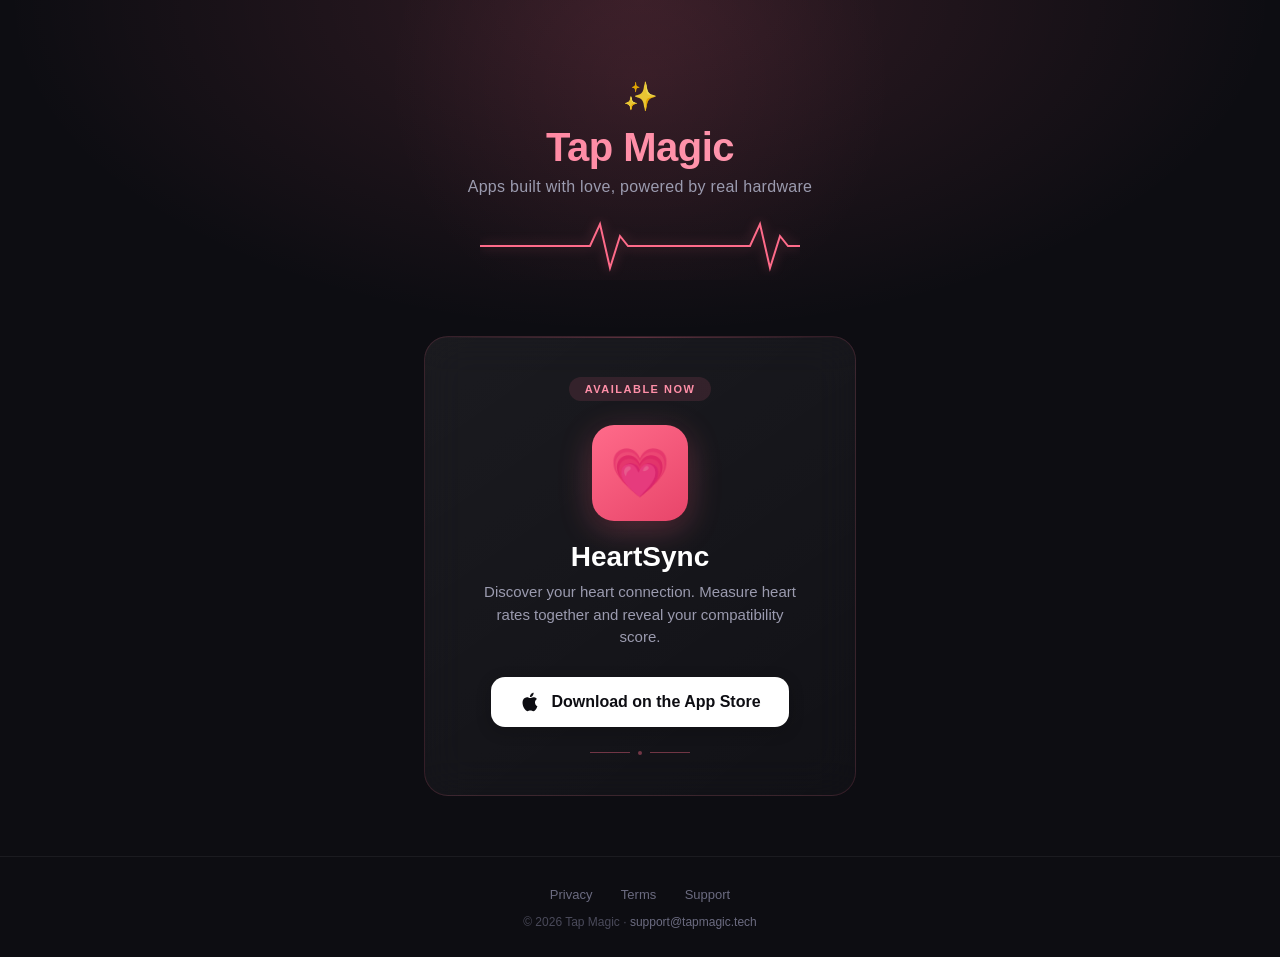
<file: index.html>
<!DOCTYPE html>
<html lang="en">
<head>
    <meta charset="UTF-8">
    <meta name="viewport" content="width=device-width, initial-scale=1.0">
    <title>Tap Magic — Creative Apps for iOS</title>
    <meta name="description" content="Tap Magic builds fun, beautifully crafted iOS apps. HeartSync — discover your heart connection.">
    <link rel="icon" type="image/svg+xml" href="data:image/svg+xml,<svg xmlns='http://www.w3.org/2000/svg' viewBox='0 0 100 100'><text y='.9em' font-size='90'>💗</text></svg>">
    <style>
        * { margin: 0; padding: 0; box-sizing: border-box; }
        body {
            font-family: -apple-system, BlinkMacSystemFont, 'Segoe UI', Roboto, sans-serif;
            background: #0D0D12;
            min-height: 100vh;
            color: #F0F0F5;
            overflow-x: hidden;
        }

        /* Hero Section */
        .hero {
            position: relative;
            padding: 80px 24px 60px;
            text-align: center;
            background: radial-gradient(ellipse at 50% 0%, rgba(255,107,138,0.15) 0%, transparent 70%);
        }
        .hero-glow {
            position: absolute;
            top: -120px; left: 50%; transform: translateX(-50%);
            width: 600px; height: 400px;
            background: radial-gradient(circle, rgba(255,107,138,0.08) 0%, transparent 70%);
            pointer-events: none;
        }
        .brand { position: relative; z-index: 1; }
        .brand-icon { font-size: 28px; margin-bottom: 12px; opacity: 0.9; }
        .brand h1 {
            font-size: 40px; font-weight: 800; letter-spacing: -0.5px;
            background: linear-gradient(135deg, #FF6B8A 0%, #FF8FA8 50%, #FFB5C5 100%);
            -webkit-background-clip: text; -webkit-text-fill-color: transparent;
            margin-bottom: 8px;
        }
        .brand .tagline {
            font-size: 16px; color: #9B9BAF; font-weight: 400;
            letter-spacing: 0.3px;
        }

        /* ECG Line Divider */
        .ecg-divider {
            position: relative; height: 60px; margin: 20px 0 0;
            display: flex; align-items: center; justify-content: center;
            overflow: hidden;
        }
        .ecg-line {
            width: 320px; height: 60px;
        }
        .ecg-path {
            stroke: #FF6B8A; stroke-width: 2; fill: none;
            stroke-dasharray: 800; stroke-dashoffset: 800;
            animation: drawECG 2.5s ease-out forwards;
            filter: drop-shadow(0 0 6px rgba(255,107,138,0.4));
        }
        @keyframes drawECG {
            to { stroke-dashoffset: 0; }
        }

        /* Featured App */
        .featured {
            max-width: 480px; margin: 0 auto;
            padding: 0 24px 60px;
            text-align: center;
        }
        .featured-card {
            background: linear-gradient(145deg, rgba(255,255,255,0.06) 0%, rgba(255,255,255,0.02) 100%);
            border: 1px solid rgba(255,107,138,0.15);
            border-radius: 24px;
            padding: 40px 32px;
            backdrop-filter: blur(20px);
            position: relative;
            overflow: hidden;
        }
        .featured-card::before {
            content: '';
            position: absolute; top: 0; left: 0; right: 0;
            height: 1px;
            background: linear-gradient(90deg, transparent, rgba(255,107,138,0.3), transparent);
        }
        .featured-badge {
            display: inline-block;
            background: rgba(255,107,138,0.12);
            color: #FF8FA8;
            font-size: 11px; font-weight: 600;
            text-transform: uppercase; letter-spacing: 1.5px;
            padding: 6px 16px; border-radius: 20px;
            margin-bottom: 24px;
        }
        .app-icon-large {
            width: 96px; height: 96px;
            background: linear-gradient(145deg, #FF6B8A, #E8456A);
            border-radius: 22px;
            display: flex; align-items: center; justify-content: center;
            font-size: 48px;
            margin: 0 auto 20px;
            box-shadow: 0 8px 32px rgba(255,107,138,0.3), 0 2px 8px rgba(0,0,0,0.3);
        }
        .featured h2 {
            font-size: 28px; font-weight: 700;
            color: #FFFFFF; margin-bottom: 8px;
        }
        .featured .app-tagline {
            font-size: 15px; color: #9B9BAF; line-height: 1.5;
            margin-bottom: 28px; max-width: 320px; margin-left: auto; margin-right: auto;
        }

        /* App Store Button */
        .app-store-btn {
            display: inline-flex; align-items: center; gap: 10px;
            background: #FFFFFF;
            color: #0D0D12;
            padding: 14px 28px;
            border-radius: 14px;
            text-decoration: none;
            font-size: 16px; font-weight: 600;
            transition: all 0.2s ease;
            box-shadow: 0 4px 16px rgba(0,0,0,0.2);
        }
        .app-store-btn:hover {
            transform: translateY(-2px);
            box-shadow: 0 6px 24px rgba(0,0,0,0.3);
        }
        .app-store-btn svg { width: 22px; height: 22px; }

        /* ECG Accent Line (subtle) */
        .ecg-accent {
            display: flex; align-items: center; gap: 8px;
            justify-content: center;
            margin-top: 24px; opacity: 0.4;
        }
        .ecg-accent .dot {
            width: 4px; height: 4px; border-radius: 50%;
            background: #FF6B8A;
        }
        .ecg-accent .line {
            width: 40px; height: 1px; background: #FF6B8A;
        }

        /* Footer */
        .footer {
            border-top: 1px solid rgba(255,255,255,0.06);
            padding: 28px 24px;
            text-align: center;
        }
        .footer-links { margin-bottom: 12px; }
        .footer-links a {
            color: #6B6B80; text-decoration: none;
            font-size: 13px; margin: 0 12px;
            transition: color 0.2s;
        }
        .footer-links a:hover { color: #FF8FA8; }
        .footer .copyright {
            font-size: 12px; color: #4A4A5A;
        }
        .footer .copyright a { color: #6B6B80; text-decoration: none; }
    </style>
</head>
<body>

    <!-- Hero -->
    <section class="hero">
        <div class="hero-glow"></div>
        <div class="brand">
            <div class="brand-icon">✨</div>
            <h1>Tap Magic</h1>
            <p class="tagline">Apps built with love, powered by real hardware</p>
        </div>

        <!-- Animated ECG Line -->
        <div class="ecg-divider">
            <svg class="ecg-line" viewBox="0 0 320 60" preserveAspectRatio="none">
                <path class="ecg-path" d="M0,30 L80,30 L100,30 L110,30 L120,8 L130,52 L140,20 L148,30 L160,30 L240,30 L260,30 L270,30 L280,8 L290,52 L300,20 L308,30 L320,30" />
            </svg>
        </div>
    </section>

    <!-- Featured App: HeartSync -->
    <section class="featured">
        <div class="featured-card">
            <div class="featured-badge">Available Now</div>
            <div class="app-icon-large">💗</div>
            <h2>HeartSync</h2>
            <p class="app-tagline">Discover your heart connection. Measure heart rates together and reveal your compatibility score.</p>
            <a href="https://apps.apple.com/app/heartsync" class="app-store-btn">
                <svg viewBox="0 0 24 24" fill="currentColor">
                    <path d="M18.71 19.5c-.83 1.24-1.71 2.45-3.05 2.47-1.34.03-1.77-.79-3.29-.79-1.53 0-2 .77-3.27.82-1.31.05-2.3-1.32-3.14-2.53C4.25 17 2.94 12.45 4.7 9.39c.87-1.52 2.43-2.48 4.12-2.51 1.28-.02 2.5.87 3.29.87.78 0 2.26-1.07 3.8-.91.65.03 2.47.26 3.64 1.98-.09.06-2.17 1.28-2.15 3.81.03 3.02 2.65 4.03 2.68 4.04-.03.07-.42 1.44-1.38 2.83M13 3.5c.73-.83 1.94-1.46 2.94-1.5.13 1.17-.34 2.35-1.04 3.19-.69.85-1.83 1.51-2.95 1.42-.15-1.15.41-2.35 1.05-3.11z"/>
                </svg>
                Download on the App Store
            </a>
            <div class="ecg-accent">
                <span class="line"></span>
                <span class="dot"></span>
                <span class="line"></span>
            </div>
        </div>
    </section>

    <!-- Footer -->
    <footer class="footer">
        <div class="footer-links">
            <a href="/privacy">Privacy</a>
            <a href="/terms">Terms</a>
            <a href="/support">Support</a>
        </div>
        <div class="copyright">
            <p>&copy; 2026 Tap Magic &middot; <a href="mailto:support@tapmagic.tech">support@tapmagic.tech</a></p>
        </div>
    </footer>

</body>
</html>
</file>
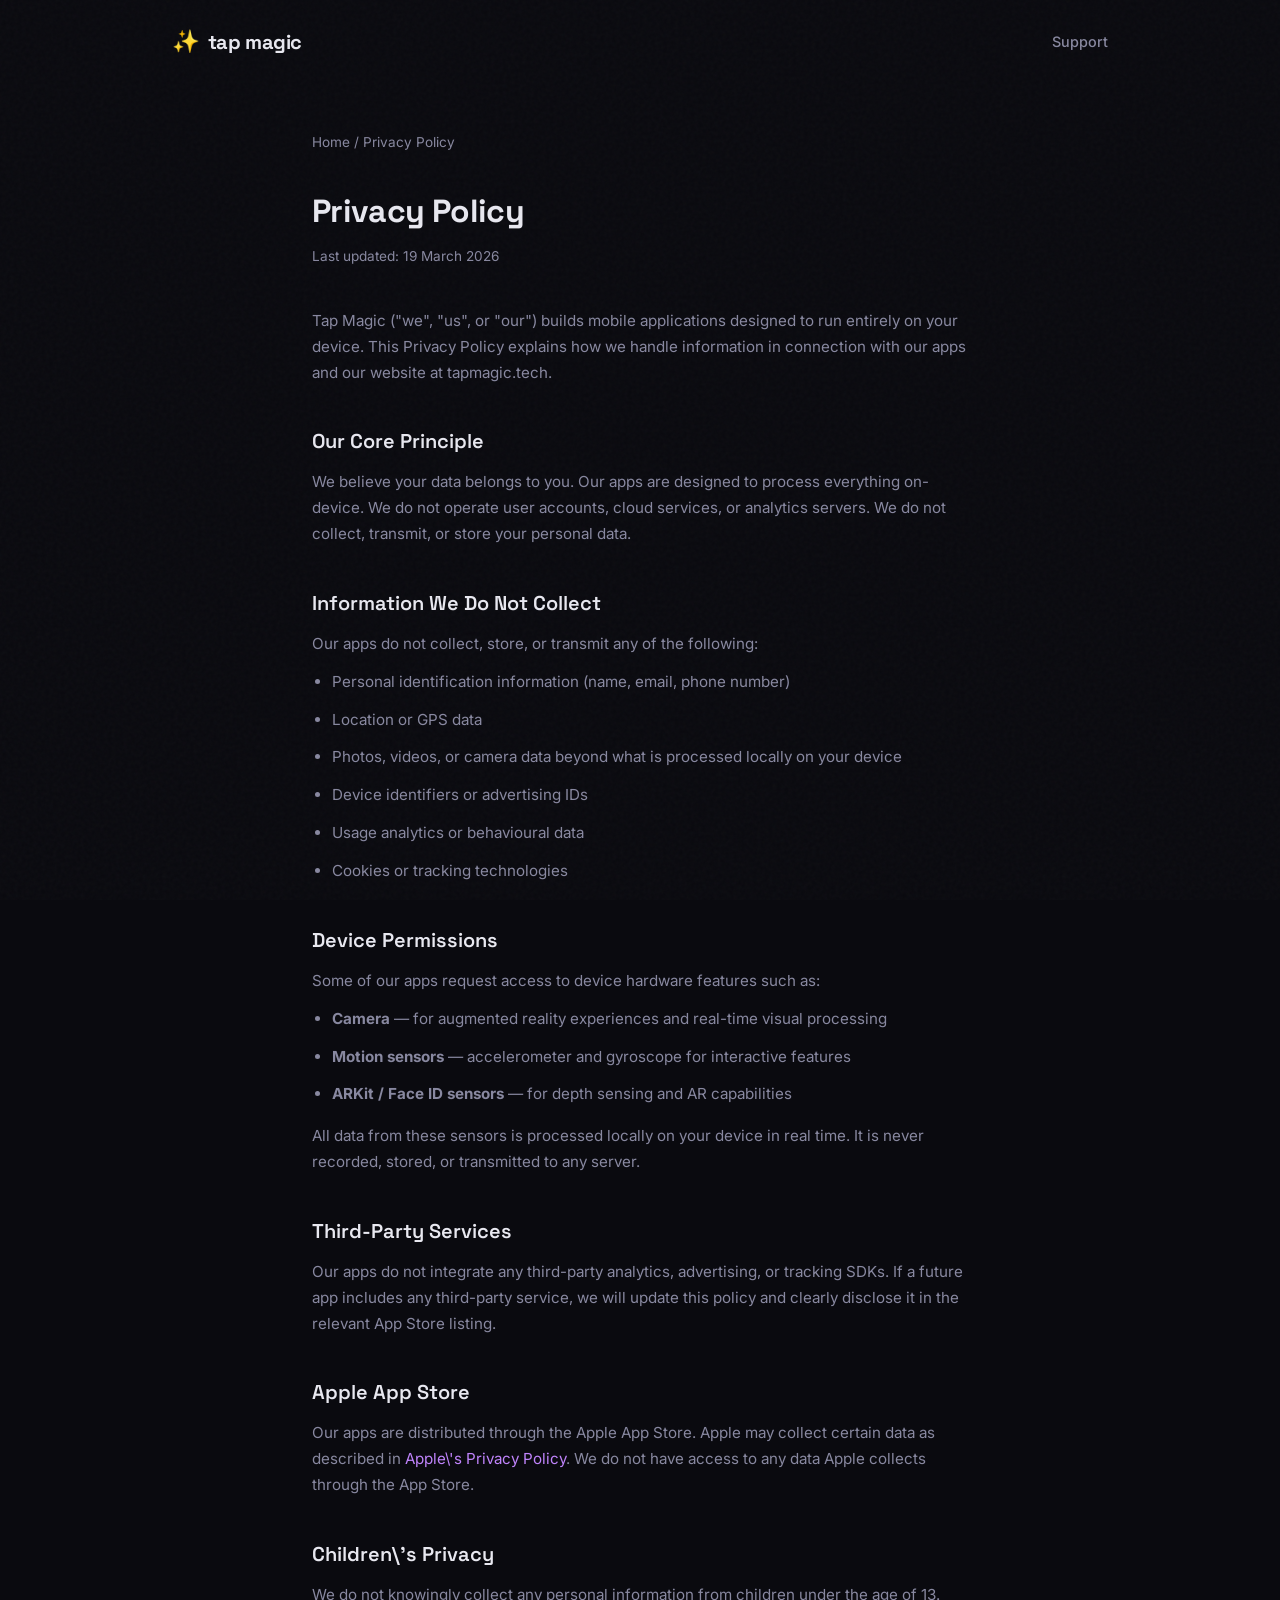
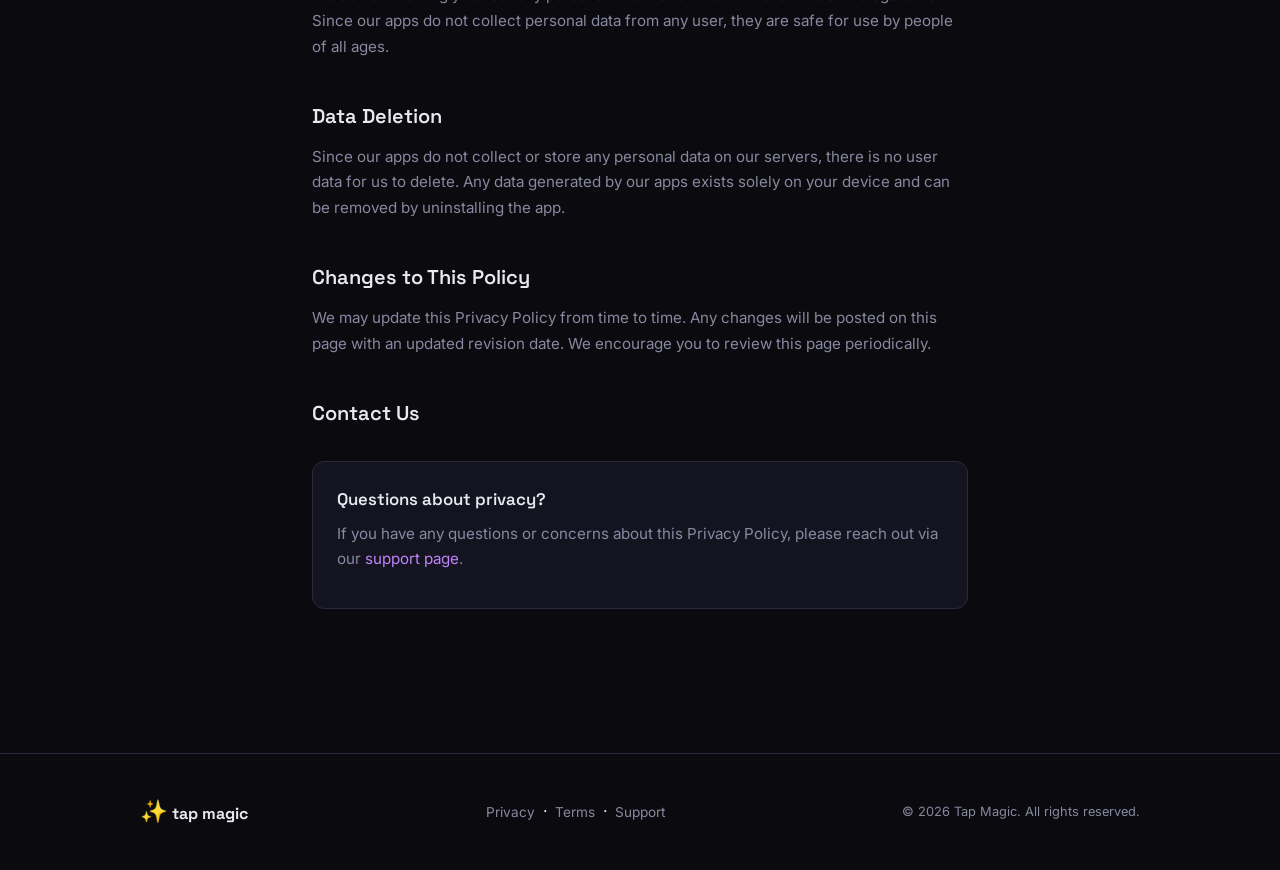
<file: privacy.html>
<!DOCTYPE html>
<html lang="en">
<head>
    <meta charset="UTF-8">
    <meta name="viewport" content="width=device-width, initial-scale=1.0">
    <title>Privacy Policy — Tap Magic</title>
    <meta name="description" content="Privacy Policy for Tap Magic apps. We respect your privacy and don't collect your data.">
    <link rel="icon" type="image/svg+xml" href="/assets/favicon.svg">
    <link rel="preconnect" href="https://fonts.googleapis.com">
    <link rel="preconnect" href="https://fonts.gstatic.com" crossorigin>
    <link href="https://fonts.googleapis.com/css2?family=Space+Grotesk:wght@400;600;700&family=Inter:wght@400;500&display=swap" rel="stylesheet">
    <link rel="stylesheet" href="/assets/style.css">
</head>
<body>
    <div class="grain"></div>

    <nav>
        <a href="/" class="logo">
            <span class="logo-icon">&#x2728;</span>
            <span class="logo-text">tap magic</span>
        </a>
        <a href="/support" class="nav-link">Support</a>
    </nav>

    <main class="legal-page">
        <div class="breadcrumb"><a href="/">Home</a> / Privacy Policy</div>

        <h1>Privacy Policy</h1>
        <p class="last-updated">Last updated: 19 March 2026</p>

        <p>Tap Magic ("we", "us", or "our") builds mobile applications designed to run entirely on your device. This Privacy Policy explains how we handle information in connection with our apps and our website at tapmagic.tech.</p>

        <h2>Our Core Principle</h2>
        <p>We believe your data belongs to you. Our apps are designed to process everything on-device. We do not operate user accounts, cloud services, or analytics servers. We do not collect, transmit, or store your personal data.</p>

        <h2>Information We Do Not Collect</h2>
        <p>Our apps do not collect, store, or transmit any of the following:</p>
        <ul>
            <li>Personal identification information (name, email, phone number)</li>
            <li>Location or GPS data</li>
            <li>Photos, videos, or camera data beyond what is processed locally on your device</li>
            <li>Device identifiers or advertising IDs</li>
            <li>Usage analytics or behavioural data</li>
            <li>Cookies or tracking technologies</li>
        </ul>

        <h2>Device Permissions</h2>
        <p>Some of our apps request access to device hardware features such as:</p>
        <ul>
            <li><strong>Camera</strong> — for augmented reality experiences and real-time visual processing</li>
            <li><strong>Motion sensors</strong> — accelerometer and gyroscope for interactive features</li>
            <li><strong>ARKit / Face ID sensors</strong> — for depth sensing and AR capabilities</li>
        </ul>
        <p>All data from these sensors is processed locally on your device in real time. It is never recorded, stored, or transmitted to any server.</p>

        <h2>Third-Party Services</h2>
        <p>Our apps do not integrate any third-party analytics, advertising, or tracking SDKs. If a future app includes any third-party service, we will update this policy and clearly disclose it in the relevant App Store listing.</p>

        <h2>Apple App Store</h2>
        <p>Our apps are distributed through the Apple App Store. Apple may collect certain data as described in <a href="https://www.apple.com/legal/privacy/" target="_blank" rel="noopener">Apple\'s Privacy Policy</a>. We do not have access to any data Apple collects through the App Store.</p>

        <h2>Children\'s Privacy</h2>
        <p>We do not knowingly collect any personal information from children under the age of 13. Since our apps do not collect personal data from any user, they are safe for use by people of all ages.</p>

        <h2>Data Deletion</h2>
        <p>Since our apps do not collect or store any personal data on our servers, there is no user data for us to delete. Any data generated by our apps exists solely on your device and can be removed by uninstalling the app.</p>

        <h2>Changes to This Policy</h2>
        <p>We may update this Privacy Policy from time to time. Any changes will be posted on this page with an updated revision date. We encourage you to review this page periodically.</p>

        <h2>Contact Us</h2>
        <div class="contact-box">
            <h3>Questions about privacy?</h3>
            <p>If you have any questions or concerns about this Privacy Policy, please reach out via our <a href="/support">support page</a>.</p>
        </div>
    </main>

    <footer>
        <div class="footer-inner">
            <div class="footer-brand">
                <span class="logo-icon">&#x2728;</span> tap magic
            </div>
            <div class="footer-links">
                <a href="/privacy">Privacy</a> &nbsp;&middot;&nbsp;
                <a href="/terms">Terms</a> &nbsp;&middot;&nbsp;
                <a href="/support">Support</a>
            </div>
            <div class="footer-legal">
                &copy; 2026 Tap Magic. All rights reserved.
            </div>
        </div>
    </footer>
</body>
</html>
</file>
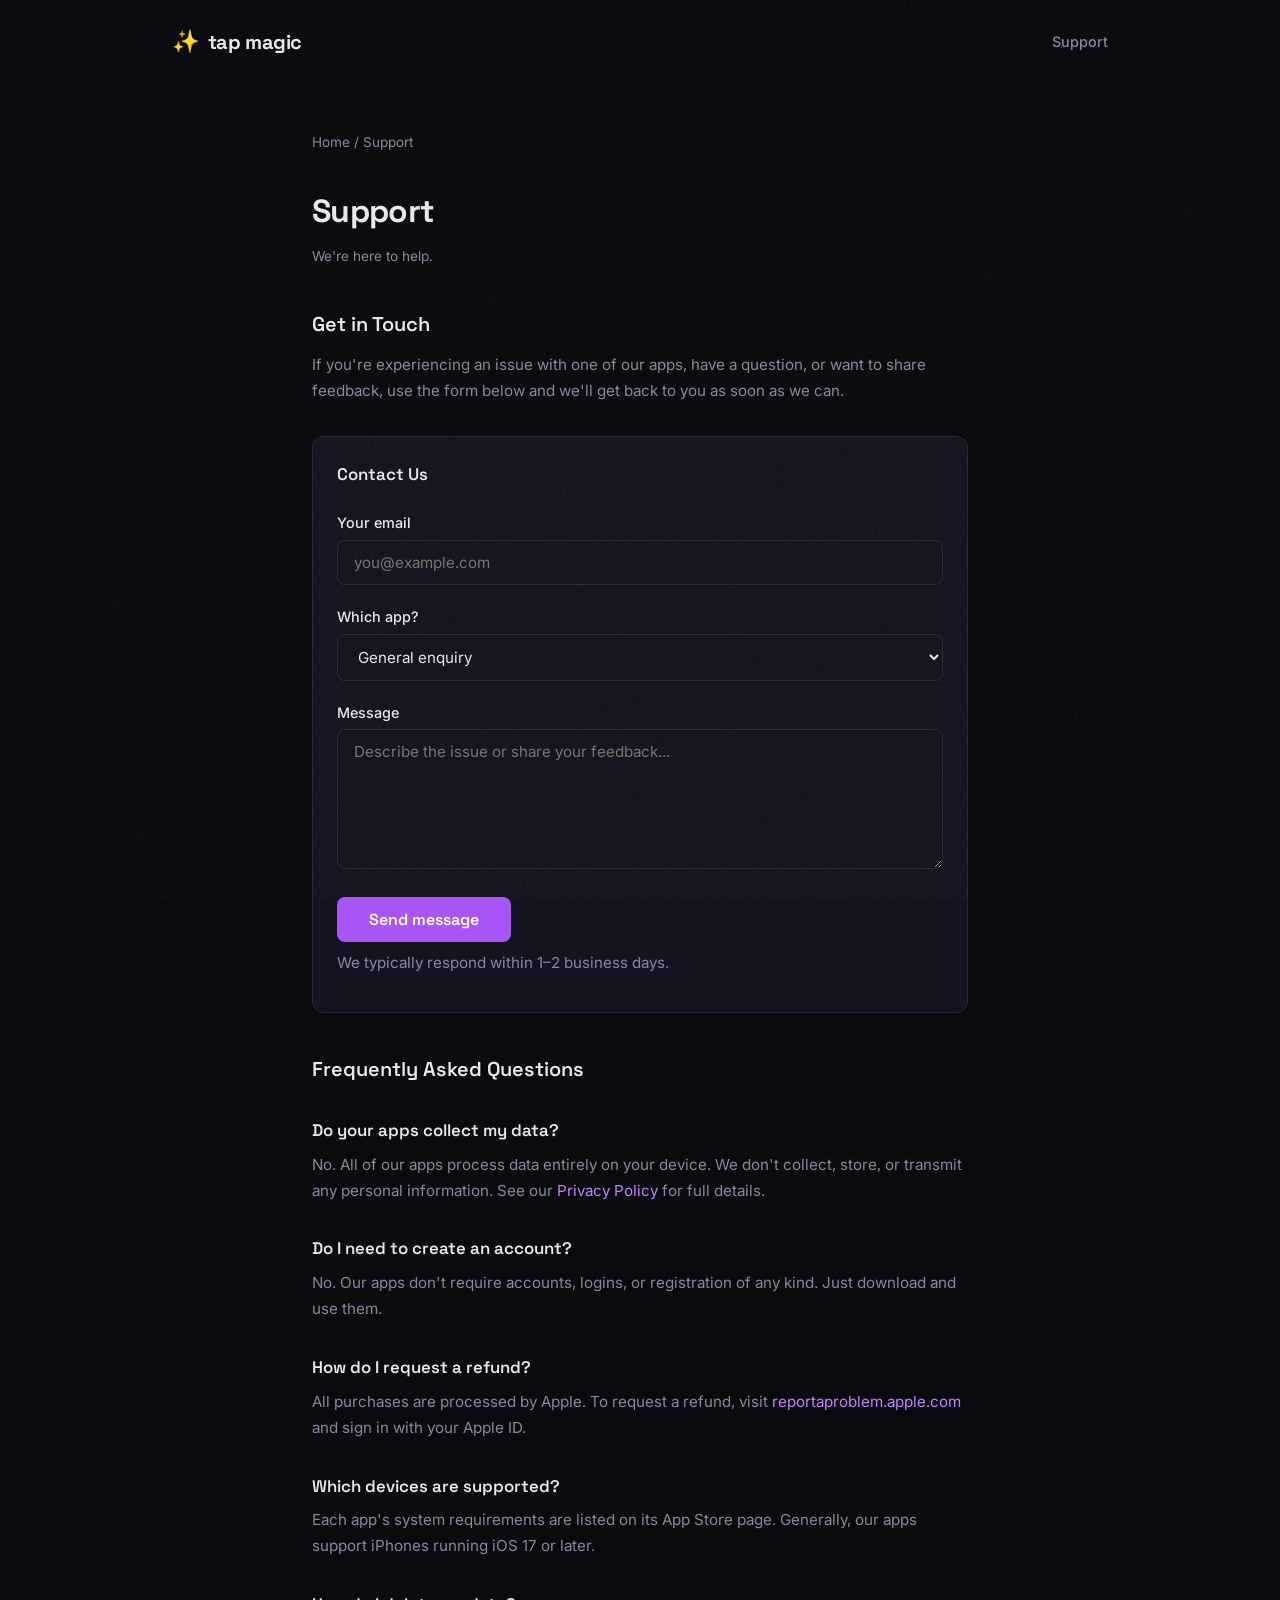
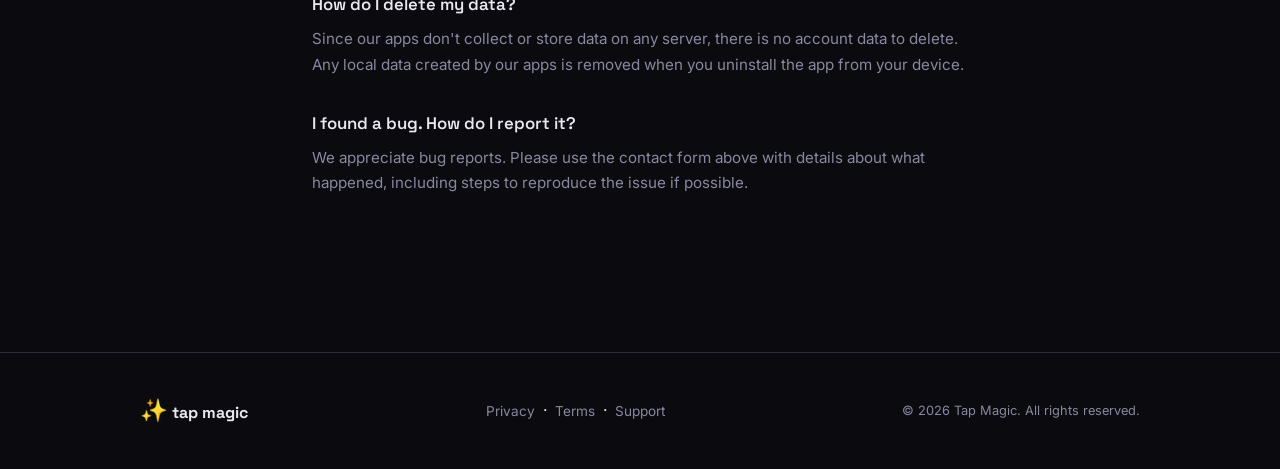
<file: support.html>
<!DOCTYPE html>
<html lang="en">
<head>
    <meta charset="UTF-8">
    <meta name="viewport" content="width=device-width, initial-scale=1.0">
    <title>Support — Tap Magic</title>
    <meta name="description" content="Get help with Tap Magic apps. Contact our support team.">
    <link rel="icon" type="image/svg+xml" href="/assets/favicon.svg">
    <link rel="preconnect" href="https://fonts.googleapis.com">
    <link rel="preconnect" href="https://fonts.gstatic.com" crossorigin>
    <link href="https://fonts.googleapis.com/css2?family=Space+Grotesk:wght@400;600;700&family=Inter:wght@400;500&display=swap" rel="stylesheet">
    <link rel="stylesheet" href="/assets/style.css">
    <style>
        .contact-form { margin-top: 1.5rem; }
        .contact-form label {
            display: block;
            color: var(--text);
            font-size: 0.9rem;
            font-weight: 500;
            margin-bottom: 0.35rem;
        }
        .contact-form input,
        .contact-form select,
        .contact-form textarea {
            width: 100%;
            padding: 0.75rem 1rem;
            background: var(--surface);
            border: 1px solid var(--border);
            border-radius: 8px;
            color: var(--text);
            font-family: var(--font-body);
            font-size: 0.95rem;
            margin-bottom: 1.25rem;
            transition: border-color 0.2s;
        }
        .contact-form input:focus,
        .contact-form select:focus,
        .contact-form textarea:focus {
            outline: none;
            border-color: var(--accent);
        }
        .contact-form textarea { min-height: 140px; resize: vertical; }
        .contact-form select { appearance: auto; }
        .contact-form button {
            display: inline-block;
            padding: 0.75rem 2rem;
            background: var(--accent);
            color: #fff;
            border: none;
            border-radius: 8px;
            font-family: var(--font-display);
            font-size: 1rem;
            font-weight: 600;
            cursor: pointer;
            transition: opacity 0.2s;
        }
        .contact-form button:hover { opacity: 0.9; }
        .form-note {
            color: var(--text-muted);
            font-size: 0.8rem;
            margin-top: 0.5rem;
        }
    </style>
</head>
<body>
    <div class="grain"></div>

    <nav>
        <a href="/" class="logo">
            <span class="logo-icon">&#x2728;</span>
            <span class="logo-text">tap magic</span>
        </a>
        <a href="/support" class="nav-link">Support</a>
    </nav>

    <main class="legal-page">
        <div class="breadcrumb"><a href="/">Home</a> / Support</div>

        <h1>Support</h1>
        <p class="last-updated">We're here to help.</p>

        <h2>Get in Touch</h2>
        <p>If you're experiencing an issue with one of our apps, have a question, or want to share feedback, use the form below and we'll get back to you as soon as we can.</p>

        <div class="contact-box">
            <h3>Contact Us</h3>
            <form class="contact-form" action="https://formspree.io/f/support@tapmagic.tech" method="POST">
                <label for="email">Your email</label>
                <input type="email" id="email" name="email" placeholder="you@example.com" required>

                <label for="app">Which app?</label>
                <select id="app" name="app">
                    <option value="general">General enquiry</option>
                    <option value="other">Other / New app</option>
                </select>

                <label for="message">Message</label>
                <textarea id="message" name="message" placeholder="Describe the issue or share your feedback..." required></textarea>

                <button type="submit">Send message</button>
                <p class="form-note">We typically respond within 1–2 business days.</p>
            </form>
        </div>

        <h2>Frequently Asked Questions</h2>

        <h3>Do your apps collect my data?</h3>
        <p>No. All of our apps process data entirely on your device. We don't collect, store, or transmit any personal information. See our <a href="/privacy">Privacy Policy</a> for full details.</p>

        <h3>Do I need to create an account?</h3>
        <p>No. Our apps don't require accounts, logins, or registration of any kind. Just download and use them.</p>

        <h3>How do I request a refund?</h3>
        <p>All purchases are processed by Apple. To request a refund, visit <a href="https://reportaproblem.apple.com" target="_blank" rel="noopener">reportaproblem.apple.com</a> and sign in with your Apple ID.</p>

        <h3>Which devices are supported?</h3>
        <p>Each app's system requirements are listed on its App Store page. Generally, our apps support iPhones running iOS 17 or later.</p>

        <h3>How do I delete my data?</h3>
        <p>Since our apps don't collect or store data on any server, there is no account data to delete. Any local data created by our apps is removed when you uninstall the app from your device.</p>

        <h3>I found a bug. How do I report it?</h3>
        <p>We appreciate bug reports. Please use the contact form above with details about what happened, including steps to reproduce the issue if possible.</p>
    </main>

    <footer>
        <div class="footer-inner">
            <div class="footer-brand">
                <span class="logo-icon">&#x2728;</span> tap magic
            </div>
            <div class="footer-links">
                <a href="/privacy">Privacy</a> &nbsp;&middot;&nbsp;
                <a href="/terms">Terms</a> &nbsp;&middot;&nbsp;
                <a href="/support">Support</a>
            </div>
            <div class="footer-legal">
                &copy; 2026 Tap Magic. All rights reserved.
            </div>
        </div>
    </footer>
</body>
</html>
</file>
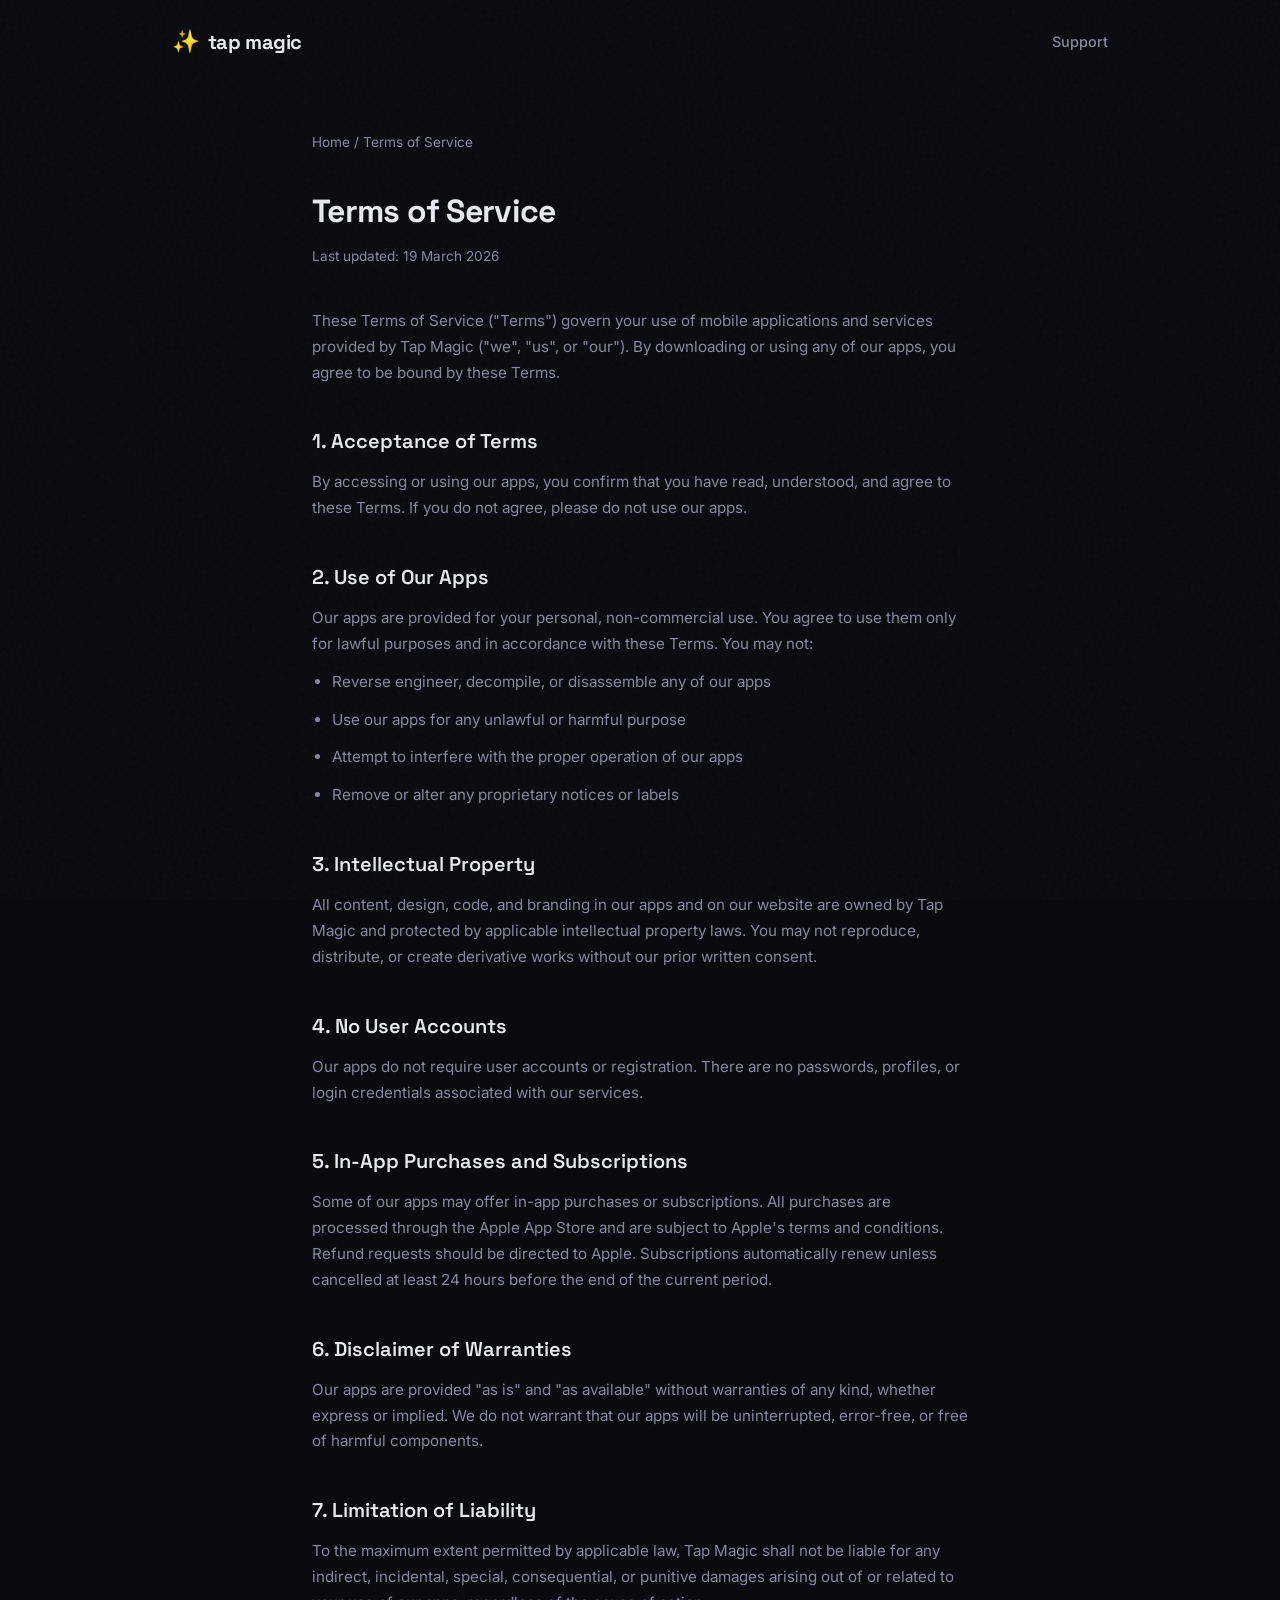
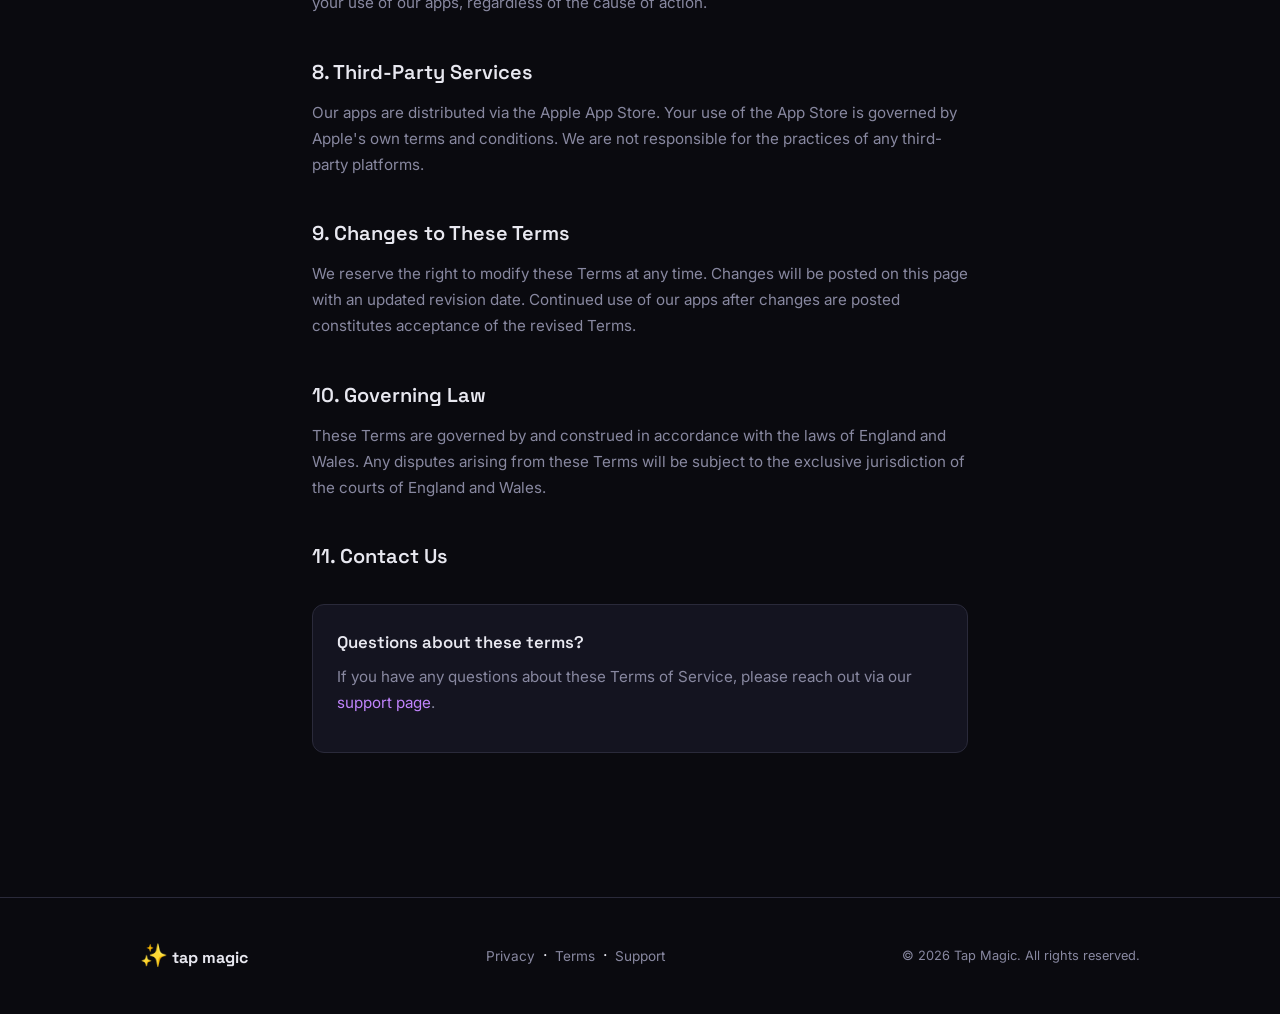
<file: terms.html>
<!DOCTYPE html>
<html lang="en">
<head>
    <meta charset="UTF-8">
    <meta name="viewport" content="width=device-width, initial-scale=1.0">
    <title>Terms of Service — Tap Magic</title>
    <meta name="description" content="Terms of Service for Tap Magic apps.">
    <link rel="icon" type="image/svg+xml" href="/assets/favicon.svg">
    <link rel="preconnect" href="https://fonts.googleapis.com">
    <link rel="preconnect" href="https://fonts.gstatic.com" crossorigin>
    <link href="https://fonts.googleapis.com/css2?family=Space+Grotesk:wght@400;600;700&family=Inter:wght@400;500&display=swap" rel="stylesheet">
    <link rel="stylesheet" href="/assets/style.css">
</head>
<body>
    <div class="grain"></div>

    <nav>
        <a href="/" class="logo">
            <span class="logo-icon">&#x2728;</span>
            <span class="logo-text">tap magic</span>
        </a>
        <a href="/support" class="nav-link">Support</a>
    </nav>

    <main class="legal-page">
        <div class="breadcrumb"><a href="/">Home</a> / Terms of Service</div>

        <h1>Terms of Service</h1>
        <p class="last-updated">Last updated: 19 March 2026</p>

        <p>These Terms of Service ("Terms") govern your use of mobile applications and services provided by Tap Magic ("we", "us", or "our"). By downloading or using any of our apps, you agree to be bound by these Terms.</p>

        <h2>1. Acceptance of Terms</h2>
        <p>By accessing or using our apps, you confirm that you have read, understood, and agree to these Terms. If you do not agree, please do not use our apps.</p>

        <h2>2. Use of Our Apps</h2>
        <p>Our apps are provided for your personal, non-commercial use. You agree to use them only for lawful purposes and in accordance with these Terms. You may not:</p>
        <ul>
            <li>Reverse engineer, decompile, or disassemble any of our apps</li>
            <li>Use our apps for any unlawful or harmful purpose</li>
            <li>Attempt to interfere with the proper operation of our apps</li>
            <li>Remove or alter any proprietary notices or labels</li>
        </ul>

        <h2>3. Intellectual Property</h2>
        <p>All content, design, code, and branding in our apps and on our website are owned by Tap Magic and protected by applicable intellectual property laws. You may not reproduce, distribute, or create derivative works without our prior written consent.</p>

        <h2>4. No User Accounts</h2>
        <p>Our apps do not require user accounts or registration. There are no passwords, profiles, or login credentials associated with our services.</p>

        <h2>5. In-App Purchases and Subscriptions</h2>
        <p>Some of our apps may offer in-app purchases or subscriptions. All purchases are processed through the Apple App Store and are subject to Apple's terms and conditions. Refund requests should be directed to Apple. Subscriptions automatically renew unless cancelled at least 24 hours before the end of the current period.</p>

        <h2>6. Disclaimer of Warranties</h2>
        <p>Our apps are provided "as is" and "as available" without warranties of any kind, whether express or implied. We do not warrant that our apps will be uninterrupted, error-free, or free of harmful components.</p>

        <h2>7. Limitation of Liability</h2>
        <p>To the maximum extent permitted by applicable law, Tap Magic shall not be liable for any indirect, incidental, special, consequential, or punitive damages arising out of or related to your use of our apps, regardless of the cause of action.</p>

        <h2>8. Third-Party Services</h2>
        <p>Our apps are distributed via the Apple App Store. Your use of the App Store is governed by Apple's own terms and conditions. We are not responsible for the practices of any third-party platforms.</p>

        <h2>9. Changes to These Terms</h2>
        <p>We reserve the right to modify these Terms at any time. Changes will be posted on this page with an updated revision date. Continued use of our apps after changes are posted constitutes acceptance of the revised Terms.</p>

        <h2>10. Governing Law</h2>
        <p>These Terms are governed by and construed in accordance with the laws of England and Wales. Any disputes arising from these Terms will be subject to the exclusive jurisdiction of the courts of England and Wales.</p>

        <h2>11. Contact Us</h2>
        <div class="contact-box">
            <h3>Questions about these terms?</h3>
            <p>If you have any questions about these Terms of Service, please reach out via our <a href="/support">support page</a>.</p>
        </div>
    </main>

    <footer>
        <div class="footer-inner">
            <div class="footer-brand">
                <span class="logo-icon">&#x2728;</span> tap magic
            </div>
            <div class="footer-links">
                <a href="/privacy">Privacy</a> &nbsp;&middot;&nbsp;
                <a href="/terms">Terms</a> &nbsp;&middot;&nbsp;
                <a href="/support">Support</a>
            </div>
            <div class="footer-legal">
                &copy; 2026 Tap Magic. All rights reserved.
            </div>
        </div>
    </footer>
</body>
</html>
</file>
<file: assets/style.css>
/* ── Tap Magic — Playful/Bold Tech Brand ── */

:root {
  --bg: #0a0a0f;
  --surface: #141420;
  --border: #2a2a3a;
  --text: #e8e8f0;
  --text-muted: #8888a0;
  --accent: #a855f7;
  --accent-glow: #c084fc;
  --accent-2: #06b6d4;
  --magic-gradient: linear-gradient(135deg, #a855f7, #06b6d4, #f97316);
  --font-display: 'Space Grotesk', system-ui, sans-serif;
  --font-body: 'Inter', system-ui, sans-serif;
  --max-width: 1000px;
  --radius: 12px;
}

*, *::before, *::after { box-sizing: border-box; margin: 0; padding: 0; }

html { scroll-behavior: smooth; }

body {
  font-family: var(--font-body);
  background: var(--bg);
  color: var(--text);
  line-height: 1.6;
  min-height: 100vh;
  -webkit-font-smoothing: antialiased;
  position: relative;
  overflow-x: hidden;
}

/* Film grain overlay for texture */
.grain {
  position: fixed; inset: 0; z-index: 9999;
  pointer-events: none;
  opacity: 0.03;
  background-image: url("data:image/svg+xml,%3Csvg viewBox='0 0 256 256' xmlns='http://www.w3.org/2000/svg'%3E%3Cfilter id='n'%3E%3CfeTurbulence type='fractalNoise' baseFrequency='0.9' numOctaves='4' stitchTiles='stitch'/%3E%3C/filter%3E%3Crect width='100%25' height='100%25' filter='url(%23n)'/%3E%3C/svg%3E");
}

/* ── Navigation ── */

nav {
  display: flex;
  justify-content: space-between;
  align-items: center;
  padding: 1.5rem 2rem;
  max-width: var(--max-width);
  margin: 0 auto;
}

.logo {
  display: flex;
  align-items: center;
  gap: 0.5rem;
  text-decoration: none;
  color: var(--text);
  font-family: var(--font-display);
  font-weight: 700;
  font-size: 1.25rem;
  letter-spacing: -0.02em;
}

.logo-icon { font-size: 1.4rem; }

.nav-link {
  color: var(--text-muted);
  text-decoration: none;
  font-size: 0.9rem;
  font-weight: 500;
  transition: color 0.2s;
}

.nav-link:hover { color: var(--text); }

/* ── Main Content ── */

main {
  max-width: var(--max-width);
  margin: 0 auto;
  padding: 0 2rem;
}

/* ── Hero ── */

.hero {
  padding: 6rem 0 5rem;
  text-align: center;
}

.hero h1 {
  font-family: var(--font-display);
  font-size: clamp(2.5rem, 7vw, 4.5rem);
  font-weight: 700;
  letter-spacing: -0.03em;
  line-height: 1.1;
  margin-bottom: 1.5rem;
}

.magic {
  background: var(--magic-gradient);
  -webkit-background-clip: text;
  background-clip: text;
  -webkit-text-fill-color: transparent;
}

.subtitle {
  font-size: 1.2rem;
  color: var(--text-muted);
  max-width: 540px;
  margin: 0 auto;
  line-height: 1.7;
}

/* ── Apps Section ── */

.apps {
  padding: 3rem 0;
}

.apps h2 {
  font-family: var(--font-display);
  font-size: 1.6rem;
  font-weight: 700;
  letter-spacing: -0.02em;
  margin-bottom: 0.75rem;
}

.apps-intro {
  color: var(--text-muted);
  margin-bottom: 2rem;
}

.app-grid {
  display: grid;
  grid-template-columns: repeat(auto-fill, minmax(200px, 1fr));
  gap: 1.25rem;
  margin-bottom: 2rem;
}

.app-card {
  background: var(--surface);
  border: 1px solid var(--border);
  border-radius: var(--radius);
  padding: 1.5rem;
  text-decoration: none;
  color: var(--text);
  transition: transform 0.2s, border-color 0.2s, box-shadow 0.2s;
  text-align: center;
}

.app-card:hover {
  transform: translateY(-2px);
  border-color: var(--accent);
  box-shadow: 0 8px 32px rgba(168, 85, 247, 0.1);
}

.app-icon {
  width: 80px; height: 80px;
  border-radius: 18px;
  margin: 0 auto 1rem;
  display: flex;
  align-items: center;
  justify-content: center;
  overflow: hidden;
}

.app-icon img {
  width: 100%; height: 100%;
  border-radius: 18px;
}

.app-card h3 {
  font-family: var(--font-display);
  font-size: 1.1rem;
  font-weight: 600;
  margin-bottom: 0.25rem;
}

.app-tagline {
  color: var(--text-muted);
  font-size: 0.85rem;
}

.app-badge {
  display: inline-block;
  margin-top: 0.75rem;
  padding: 0.25rem 0.75rem;
  border-radius: 20px;
  font-size: 0.75rem;
  font-weight: 600;
  background: rgba(168, 85, 247, 0.15);
  color: var(--accent-glow);
  letter-spacing: 0.02em;
}

.coming-soon {
  display: flex;
  align-items: center;
  gap: 0.75rem;
  color: var(--text-muted);
  font-size: 0.95rem;
}

.pulse-dot {
  width: 10px; height: 10px;
  background: var(--accent);
  border-radius: 50%;
  animation: pulse 2s ease-in-out infinite;
}

@keyframes pulse {
  0%, 100% { opacity: 1; transform: scale(1); }
  50% { opacity: 0.5; transform: scale(1.3); }
}

/* ── About / Values ── */

.about {
  padding: 4rem 0;
}

.about h2 {
  font-family: var(--font-display);
  font-size: 1.6rem;
  font-weight: 700;
  letter-spacing: -0.02em;
  margin-bottom: 2rem;
}

.values {
  display: grid;
  grid-template-columns: repeat(auto-fit, minmax(250px, 1fr));
  gap: 1.5rem;
}

.value {
  background: var(--surface);
  border: 1px solid var(--border);
  border-radius: var(--radius);
  padding: 1.75rem;
}

.value-emoji {
  font-size: 1.75rem;
  display: block;
  margin-bottom: 0.75rem;
}

.value h3 {
  font-family: var(--font-display);
  font-size: 1.05rem;
  font-weight: 600;
  margin-bottom: 0.5rem;
}

.value p {
  color: var(--text-muted);
  font-size: 0.9rem;
  line-height: 1.6;
}

/* ── Footer ── */

footer {
  margin-top: 4rem;
  border-top: 1px solid var(--border);
  padding: 2.5rem 2rem;
}

.footer-inner {
  max-width: var(--max-width);
  margin: 0 auto;
  display: flex;
  justify-content: space-between;
  align-items: center;
  flex-wrap: wrap;
  gap: 1rem;
}

.footer-brand {
  font-family: var(--font-display);
  font-weight: 700;
  font-size: 1rem;
}

.footer-links a {
  color: var(--text-muted);
  text-decoration: none;
  font-size: 0.85rem;
  transition: color 0.2s;
}

.footer-links a:hover { color: var(--text); }

.footer-legal {
  color: var(--text-muted);
  font-size: 0.8rem;
}

/* ── Legal Pages (Privacy / Support) ── */

.legal-page {
  max-width: 720px;
  margin: 0 auto;
  padding: 3rem 2rem 5rem;
}

.legal-page .breadcrumb {
  color: var(--text-muted);
  font-size: 0.85rem;
  margin-bottom: 2rem;
}

.legal-page .breadcrumb a {
  color: var(--text-muted);
  text-decoration: none;
  transition: color 0.2s;
}

.legal-page .breadcrumb a:hover { color: var(--text); }

.legal-page h1 {
  font-family: var(--font-display);
  font-size: 2rem;
  font-weight: 700;
  letter-spacing: -0.02em;
  margin-bottom: 0.5rem;
}

.legal-page .last-updated {
  color: var(--text-muted);
  font-size: 0.85rem;
  margin-bottom: 2.5rem;
}

.legal-page h2 {
  font-family: var(--font-display);
  font-size: 1.25rem;
  font-weight: 600;
  margin-top: 2.5rem;
  margin-bottom: 0.75rem;
}

.legal-page h3 {
  font-family: var(--font-display);
  font-size: 1.05rem;
  font-weight: 600;
  margin-top: 2rem;
  margin-bottom: 0.5rem;
}

.legal-page p, .legal-page li {
  color: var(--text-muted);
  font-size: 0.95rem;
  line-height: 1.7;
  margin-bottom: 0.75rem;
}

.legal-page ul, .legal-page ol {
  padding-left: 1.25rem;
  margin-bottom: 1rem;
}

.legal-page a {
  color: var(--accent-glow);
  text-decoration: none;
}

.legal-page a:hover {
  text-decoration: underline;
}

.legal-page .contact-box {
  background: var(--surface);
  border: 1px solid var(--border);
  border-radius: var(--radius);
  padding: 1.5rem;
  margin-top: 2rem;
}

.legal-page .contact-box h3 {
  margin-top: 0;
}

/* ── Responsive ── */

@media (max-width: 600px) {
  nav { padding: 1rem 1.25rem; }
  main { padding: 0 1.25rem; }
  .hero { padding: 4rem 0 3rem; }
  footer { padding: 2rem 1.25rem; }
  .footer-inner { flex-direction: column; text-align: center; }
}
</file>
